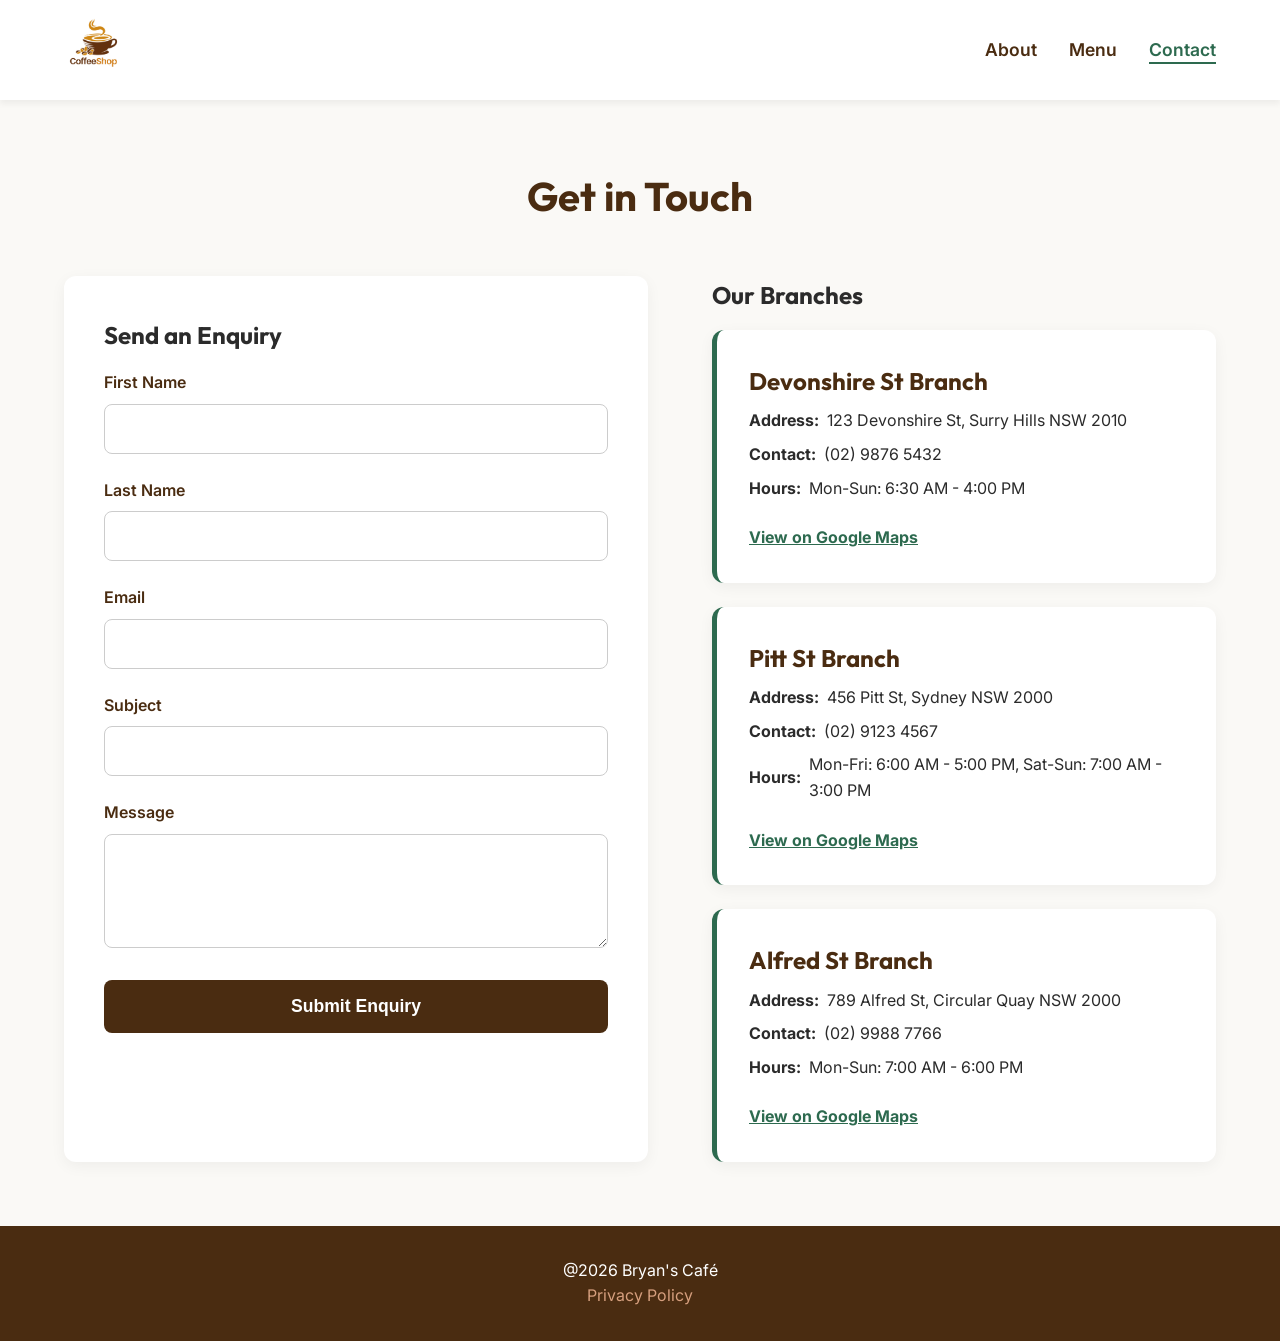
<file: contact.html>
<!DOCTYPE html>
<html lang="en">
<head>
    <meta charset="UTF-8">
    <meta name="viewport" content="width=device-width, initial-scale=1.0">
    <title>Contact</title>
    <meta name="description" content="Get in touch with Bryan's Café or find one of our branch locations.">
    <link rel="stylesheet" href="css/style.css">
</head>
<body>

    <header>
        <div class="logo">
            <a href="index.html">
                <img src="Images/coffee%20Logo.jpg" alt="Bryan's Café Logo">
            </a>
        </div>
        <nav>
            <ul>
                <li><a href="index.html">About</a></li>
                <li><a href="menu.html">Menu</a></li>
                <li><a href="contact.html" class="active">Contact</a></li>
            </ul>
        </nav>
    </header>

    <main>
        <section>
            <h1 class="section-title">Get in Touch</h1>
            <div class="contact-container">
                
                <!-- Enquiry Form Section -->
                <div class="enquiry-form">
                    <h2>Send an Enquiry</h2>
                    <div id="notification" class="notification">Your message has been sent successfully!</div>
                    <form id="contactForm">
                        <div class="form-group">
                            <label for="firstName">First Name</label>
                            <input type="text" id="firstName" name="firstName" required>
                        </div>
                        <div class="form-group">
                            <label for="lastName">Last Name</label>
                            <input type="text" id="lastName" name="lastName" required>
                        </div>
                        <div class="form-group">
                            <label for="email">Email</label>
                            <input type="email" id="email" name="email" required>
                        </div>
                        <div class="form-group">
                            <label for="subject">Subject</label>
                            <input type="text" id="subject" name="subject" required>
                        </div>
                        <div class="form-group">
                            <label for="message">Message</label>
                            <textarea id="message" name="message" rows="5" required></textarea>
                        </div>
                        <button type="submit">Submit Enquiry</button>
                    </form>
                </div>

                <!-- Branches Section -->
                <div class="branch-locations">
                    <h2>Our Branches</h2>
                    <div id="branches-container">
                        <!-- Branch cards will be injected here dynamically -->
                    </div>
                </div>

            </div>
        </section>
    </main>

    <footer>
        <p>@<span id="current-year"></span> Bryan's Café</p>
        <p><a href="privacy.html" target="_blank">Privacy Policy</a></p>
    </footer>

    <script src="js/main.js"></script>
    <script src="js/contact.js"></script>
</body>
</html>
</file>
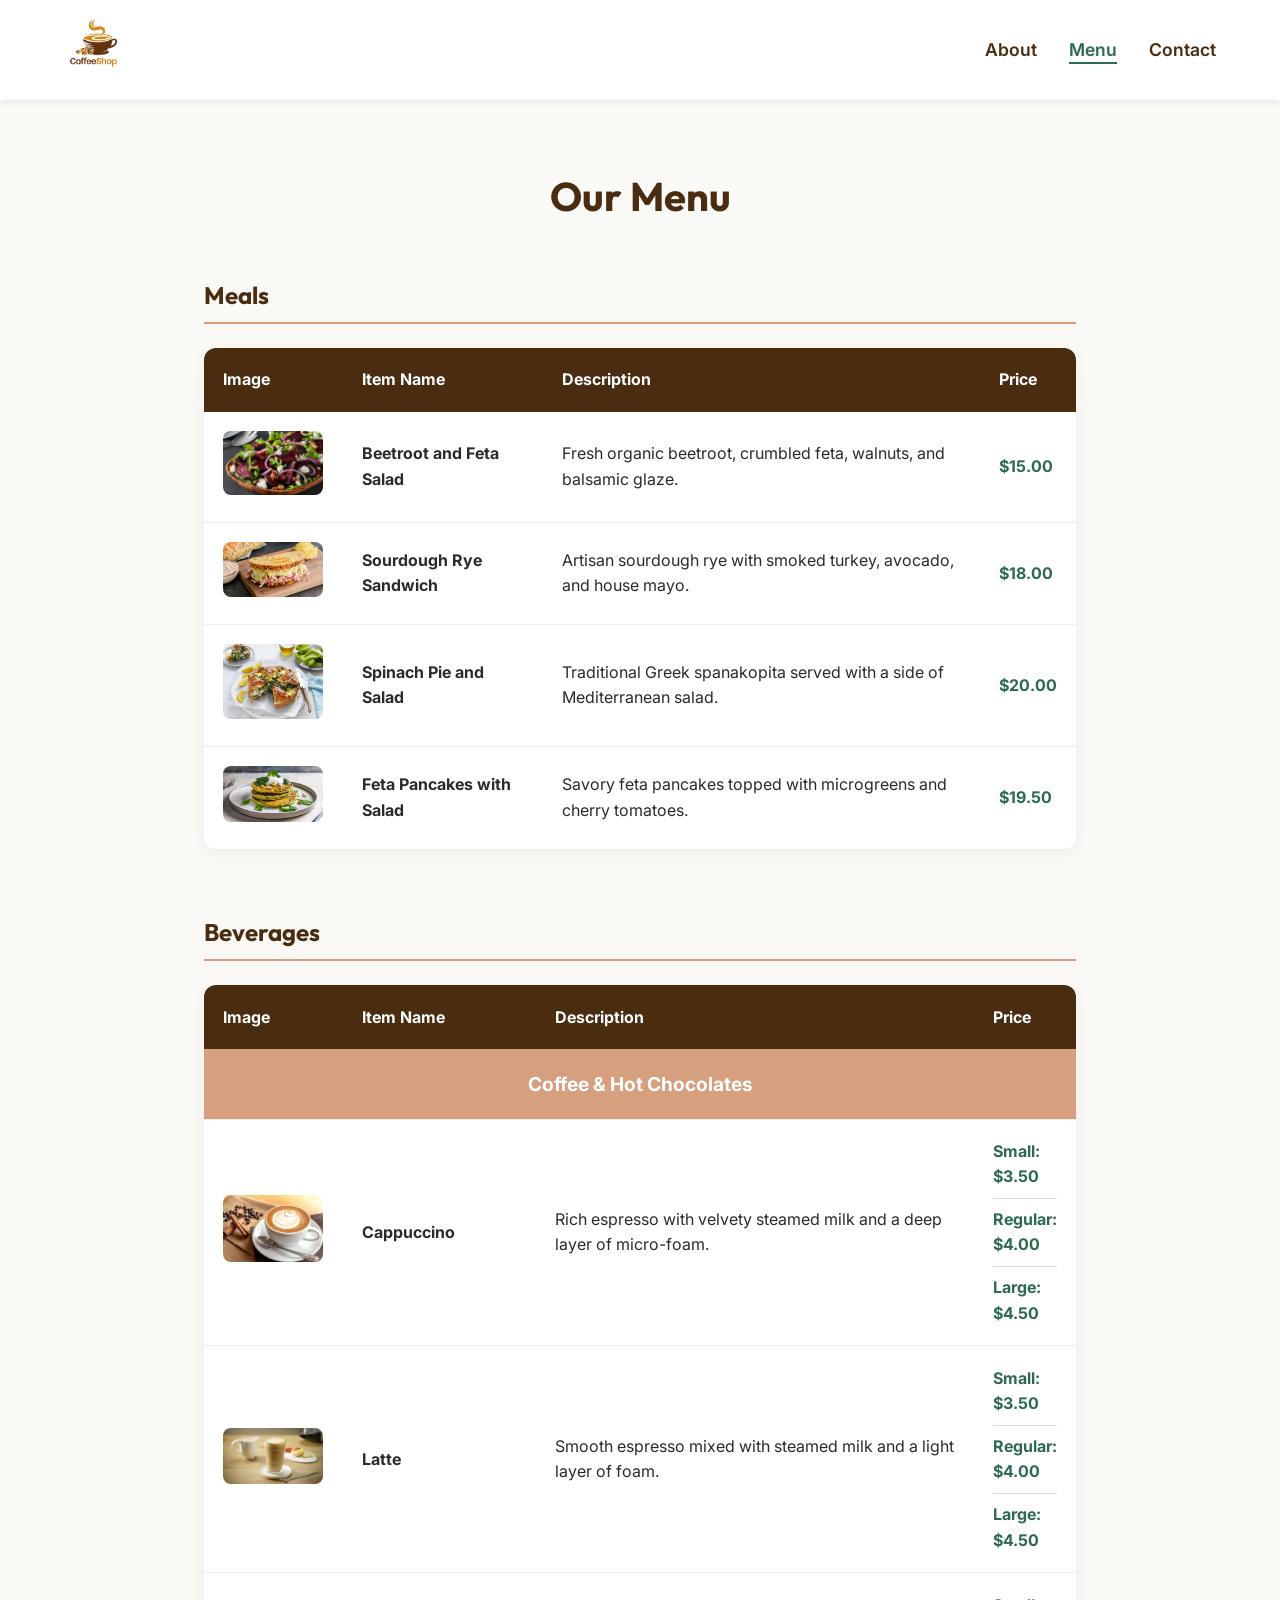
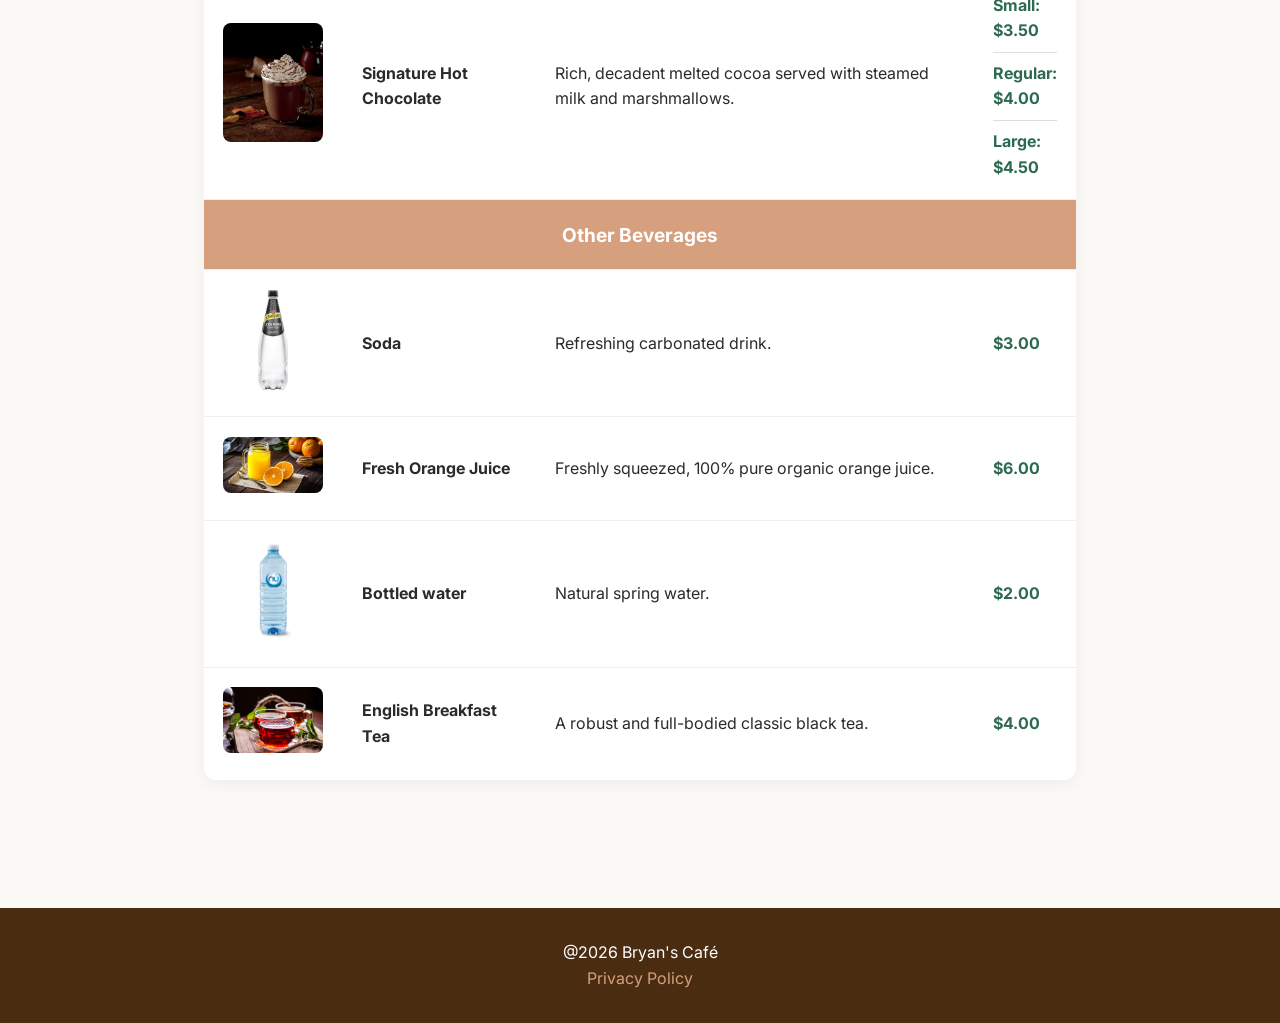
<file: menu.html>
<!DOCTYPE html>
<html lang="en">
<head>
    <meta charset="UTF-8">
    <meta name="viewport" content="width=device-width, initial-scale=1.0">
    <title>Menu</title>
    <meta name="description" content="Explore the delicious meals and beverages offered at Bryan's Café.">
    <link rel="stylesheet" href="css/style.css">
</head>
<body>

    <header>
        <div class="logo">
            <a href="index.html">
                <img src="Images/coffee%20Logo.jpg" alt="Bryan's Café Logo">
            </a>
        </div>
        <nav>
            <ul>
                <li><a href="index.html">About</a></li>
                <li><a href="menu.html" class="active">Menu</a></li>
                <li><a href="contact.html">Contact</a></li>
            </ul>
        </nav>
    </header>

    <main>
        <section class="menu-container">
            <h1 class="section-title">Our Menu</h1>
            
            <div class="menu-section" id="meals-section">
                <h2>Meals</h2>
                <table>
                    <thead>
                        <tr>
                            <th>Image</th>
                            <th>Item Name</th>
                            <th>Description</th>
                            <th>Price</th>
                        </tr>
                    </thead>
                    <tbody id="meals-body">
                        <!-- Meals will be loaded here dynamically -->
                    </tbody>
                </table>
            </div>

            <div class="menu-section" id="beverages-section">
                <h2>Beverages</h2>
                <table>
                    <thead>
                        <tr>
                            <th>Image</th>
                            <th>Item Name</th>
                            <th>Description</th>
                            <th>Price</th>
                        </tr>
                    </thead>
                    <tbody id="beverages-body">
                        <!-- Beverages will be loaded here dynamically -->
                    </tbody>
                </table>
            </div>

        </section>
    </main>

    <footer>
        <p>@<span id="current-year"></span> Bryan's Café</p>
        <p><a href="privacy.html" target="_blank">Privacy Policy</a></p>
    </footer>

    <script src="js/main.js"></script>
    <script src="js/menu.js?v=2"></script>
</body>
</html>
</file>
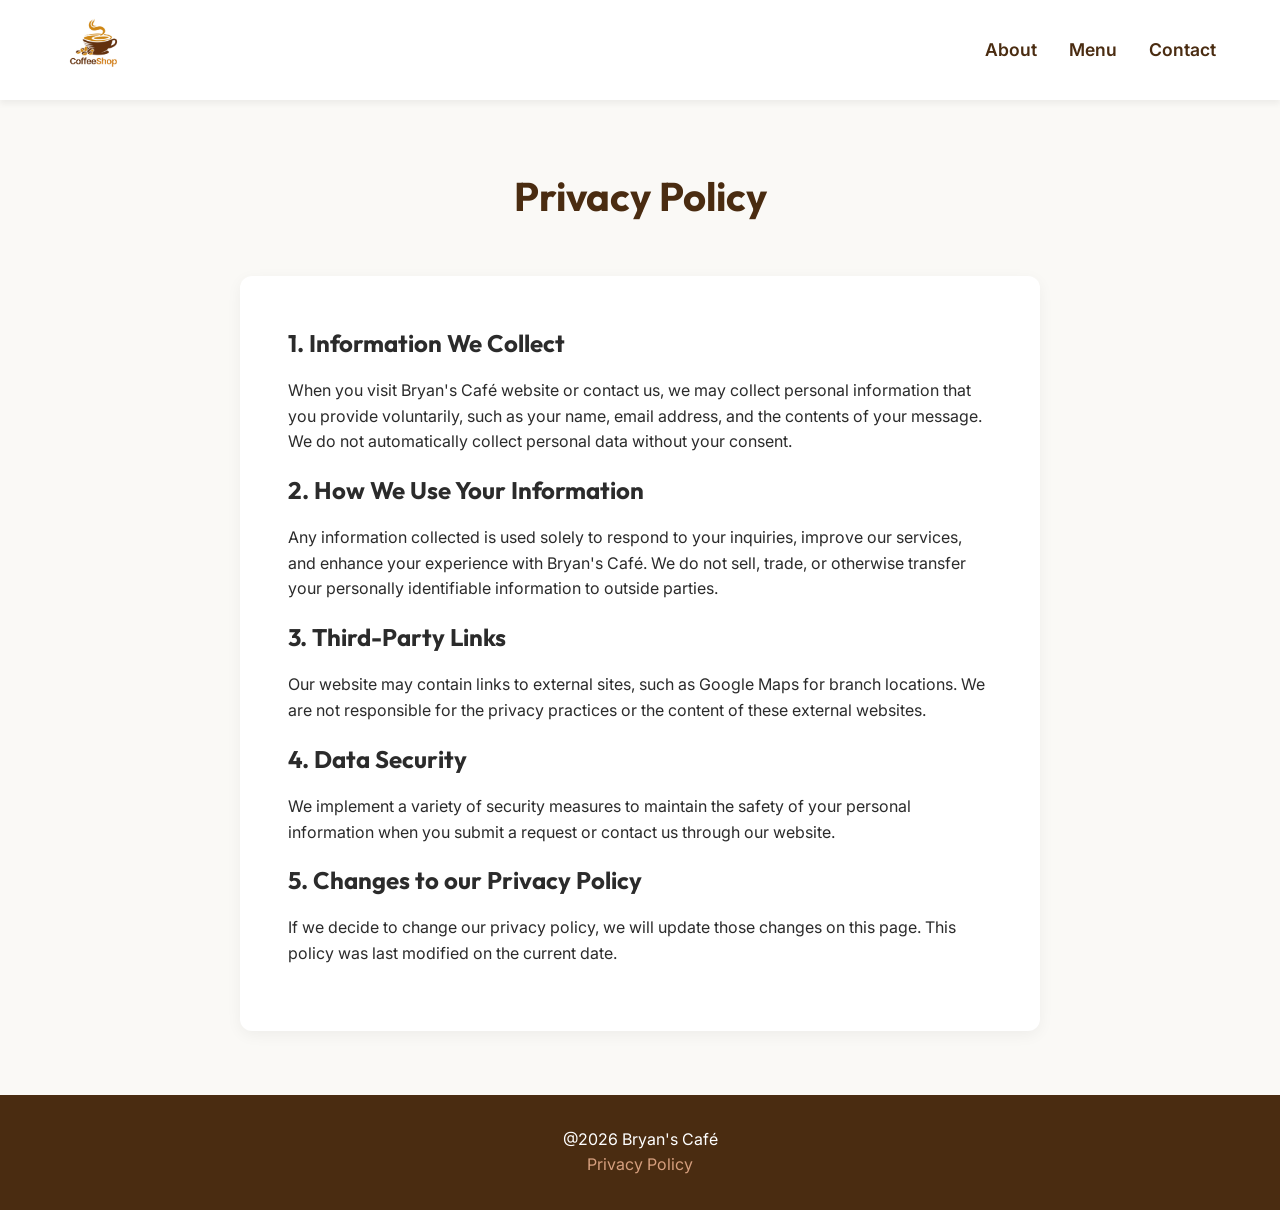
<file: privacy.html>
<!DOCTYPE html>
<html lang="en">
<head>
    <meta charset="UTF-8">
    <meta name="viewport" content="width=device-width, initial-scale=1.0">
    <title>Privacy Policy</title>
    <link rel="stylesheet" href="css/style.css">
</head>
<body>

    <header>
        <div class="logo">
            <a href="index.html">
                <img src="Images/coffee%20Logo.jpg" alt="Bryan's Café Logo">
            </a>
        </div>
        <nav>
            <ul>
                <li><a href="index.html">About</a></li>
                <li><a href="menu.html">Menu</a></li>
                <li><a href="contact.html">Contact</a></li>
            </ul>
        </nav>
    </header>

    <main>
        <section>
            <h1 class="section-title">Privacy Policy</h1>
            <div class="privacy-content">
                <h2>1. Information We Collect</h2>
                <p>When you visit Bryan's Café website or contact us, we may collect personal information that you provide voluntarily, such as your name, email address, and the contents of your message. We do not automatically collect personal data without your consent.</p>
                
                <h2>2. How We Use Your Information</h2>
                <p>Any information collected is used solely to respond to your inquiries, improve our services, and enhance your experience with Bryan's Café. We do not sell, trade, or otherwise transfer your personally identifiable information to outside parties.</p>

                <h2>3. Third-Party Links</h2>
                <p>Our website may contain links to external sites, such as Google Maps for branch locations. We are not responsible for the privacy practices or the content of these external websites.</p>

                <h2>4. Data Security</h2>
                <p>We implement a variety of security measures to maintain the safety of your personal information when you submit a request or contact us through our website.</p>

                <h2>5. Changes to our Privacy Policy</h2>
                <p>If we decide to change our privacy policy, we will update those changes on this page. This policy was last modified on the current date.</p>
            </div>
        </section>
    </main>

    <footer>
        <p>@<span id="current-year"></span> Bryan's Café</p>
        <p><a href="privacy.html" target="_blank">Privacy Policy</a></p>
    </footer>

    <script src="js/main.js"></script>
</body>
</html>
</file>
<file: css/style.css>
@import url('https://fonts.googleapis.com/css2?family=Inter:wght@400;600&family=Outfit:wght@400;700&display=swap');

:root {
  --primary-color: #4a2c11; /* Deep coffee */
  --secondary-color: #d69f7e; /* Latte */
  --accent-color: #2d6a4f; /* Forest green accent */
  --bg-color: #faf9f6; /* Off white */
  --text-color: #2b2b2b;
  --light-text: #ffffff;
  --font-main: 'Inter', system-ui, sans-serif;
  --font-heading: 'Outfit', 'Playfair Display', serif;
}

/* Base styles */
* {
  margin: 0;
  padding: 0;
  box-sizing: border-box;
}

body {
  font-family: var(--font-main);
  background-color: var(--bg-color);
  color: var(--text-color);
  line-height: 1.6;
  display: flex;
  flex-direction: column;
  min-height: 100vh;
}

h1, h2, h3, h4, h5, h6 {
  font-family: var(--font-heading);
  margin-bottom: 1rem;
}

a {
  text-decoration: none;
  color: var(--primary-color);
  transition: color 0.3s ease;
}

a:hover {
  color: var(--accent-color);
}

/* Header & Nav */
header {
  background-color: var(--light-text);
  padding: 1rem 5%;
  display: flex;
  justify-content: space-between;
  align-items: center;
  box-shadow: 0 4px 6px rgba(0, 0, 0, 0.05);
  position: sticky;
  top: 0;
  z-index: 1000;
}

.logo img {
  height: 60px;
  width: auto;
  border-radius: 5px;
  object-fit: contain;
}

nav ul {
  list-style: none;
  display: flex;
  gap: 2rem;
}

nav a {
  font-weight: 600;
  font-size: 1.1rem;
  position: relative;
}

nav a.active {
  color: var(--accent-color);
}

nav a::after {
  content: '';
  position: absolute;
  width: 0;
  height: 2px;
  bottom: -4px;
  left: 0;
  background-color: var(--accent-color);
  transition: width 0.3s ease;
}

nav a:hover::after, nav a.active::after {
  width: 100%;
}

/* Main Content Area */
main {
  flex: 1;
}

/* Sections */
section {
  padding: 4rem 5%;
}

.section-title {
  text-align: center;
  font-size: 2.5rem;
  margin-bottom: 3rem;
  color: var(--primary-color);
}

/* Hero Banner */
.hero {
  background: linear-gradient(rgba(74, 44, 17, 0.7), rgba(74, 44, 17, 0.7)), url('https://images.unsplash.com/photo-1509042239860-f550ce710b93?auto=format&fit=crop&q=80&w=2000') center/cover;
  height: 60vh;
  display: flex;
  flex-direction: column;
  justify-content: center;
  align-items: center;
  color: var(--light-text);
  text-align: center;
  padding: 0 5%;
}

.hero h1 {
  font-size: 4rem;
  margin-bottom: 1rem;
  animation: fadeInDown 1s ease-out;
}

.hero p {
  font-size: 1.5rem;
  animation: fadeInUp 1s ease-out 0.5s both;
}

/* Split Content (About/History) */
.split-content {
  display: flex;
  align-items: center;
  gap: 4rem;
  margin-bottom: 4rem;
}

.split-content.reverse {
  flex-direction: row-reverse;
}

.split-content img {
  width: 50%;
  border-radius: 12px;
  box-shadow: 0 10px 20px rgba(0,0,0,0.1);
  object-fit: cover;
  aspect-ratio: 4/3;
}

.split-text {
  width: 50%;
}

.split-text h2 {
  font-size: 2.2rem;
  color: var(--primary-color);
}

/* Menu Tables */
.menu-container {
  max-width: 1000px;
  margin: 0 auto;
}

.menu-section {
  margin-bottom: 4rem;
}

.menu-section h2 {
  color: var(--primary-color);
  border-bottom: 2px solid var(--secondary-color);
  padding-bottom: 0.5rem;
  margin-bottom: 1.5rem;
}

table {
  width: 100%;
  border-collapse: collapse;
  background: var(--light-text);
  border-radius: 12px;
  overflow: hidden;
  box-shadow: 0 4px 15px rgba(0,0,0,0.05);
}

thead {
  background-color: var(--primary-color);
  color: var(--light-text);
}

th, td {
  padding: 1.2rem;
  text-align: left;
}

tbody tr {
  border-bottom: 1px solid #eee;
  transition: background-color 0.3s ease;
}

tbody tr:hover {
  background-color: #fdfbf9;
}

tbody tr:last-child {
  border-bottom: none;
}

.price {
  font-weight: bold;
  color: var(--accent-color);
}

/* Contact Forms & Cards */
.contact-container {
  display: flex;
  gap: 4rem;
  flex-wrap: wrap;
  max-width: 1200px;
  margin: 0 auto;
}

.enquiry-form, .branch-locations {
  flex: 1;
  min-width: 300px;
}

.enquiry-form {
  background: var(--light-text);
  padding: 2.5rem;
  border-radius: 12px;
  box-shadow: 0 4px 15px rgba(0,0,0,0.05);
}

.form-group {
  margin-bottom: 1.5rem;
}

label {
  display: block;
  margin-bottom: 0.5rem;
  font-weight: 600;
  color: var(--primary-color);
}

input, textarea {
  width: 100%;
  padding: 1rem;
  border: 1px solid #ccc;
  border-radius: 8px;
  font-family: inherit;
  transition: border-color 0.3s;
}

input:focus, textarea:focus {
  outline: none;
  border-color: var(--primary-color);
  box-shadow: 0 0 0 3px rgba(214, 159, 126, 0.3);
}

button {
  background-color: var(--primary-color);
  color: var(--light-text);
  border: none;
  padding: 1rem 2rem;
  font-size: 1.1rem;
  border-radius: 8px;
  cursor: pointer;
  transition: background-color 0.3s, transform 0.1s;
  width: 100%;
  font-weight: 600;
}

button:hover {
  background-color: var(--accent-color);
}

button:active {
  transform: scale(0.98);
}

/* Branch Cards */
#branches-container {
  display: flex;
  flex-direction: column;
  gap: 1.5rem;
}

.branch-card {
  background: var(--light-text);
  padding: 2rem;
  border-radius: 12px;
  box-shadow: 0 4px 15px rgba(0,0,0,0.05);
  border-left: 5px solid var(--accent-color);
  transition: transform 0.3s ease;
}

.branch-card:hover {
  transform: translateX(5px);
}

.branch-card h3 {
  color: var(--primary-color);
  margin-bottom: 0.5rem;
  font-size: 1.5rem;
}

.branch-card p {
  margin-bottom: 0.5rem;
  display: flex;
  align-items: center;
  gap: 0.5rem;
}

.branch-card a.maps-link {
  display: inline-block;
  margin-top: 1rem;
  font-weight: bold;
  color: var(--accent-color);
  text-decoration: underline;
}

/* Notification */
.notification {
  display: none;
  background-color: #2e7d32;
  color: white;
  padding: 1rem;
  border-radius: 8px;
  margin-bottom: 1.5rem;
  text-align: center;
  animation: fadeIn 0.5s;
  font-weight: 600;
}

/* Privacy Page */
.privacy-content {
  max-width: 800px;
  margin: 0 auto;
  background: var(--light-text);
  padding: 3rem;
  border-radius: 12px;
  box-shadow: 0 4px 15px rgba(0,0,0,0.05);
}

.privacy-content p {
  margin-bottom: 1rem;
}

/* Footer */
footer {
  background-color: var(--primary-color);
  color: var(--light-text);
  text-align: center;
  padding: 2rem 5%;
  margin-top: auto;
}

footer a {
  color: var(--secondary-color);
}

footer a:hover {
  color: var(--accent-color);
}

/* Animations */
@keyframes fadeInDown {
  from { opacity: 0; transform: translateY(-20px); }
  to { opacity: 1; transform: translateY(0); }
}

@keyframes fadeInUp {
  from { opacity: 0; transform: translateY(20px); }
  to { opacity: 1; transform: translateY(0); }
}

@keyframes fadeIn {
  from { opacity: 0; }
  to { opacity: 1; }
}

/* Responsive */
@media (max-width: 768px) {
  header {
    flex-direction: column;
    gap: 1rem;
  }

  nav ul {
    gap: 1rem;
  }
  
  .split-content, .split-content.reverse {
    flex-direction: column;
  }
  
  .split-content img, .split-text {
    width: 100%;
  }
  
  .contact-container {
    flex-direction: column;
  }
  
  /* Responsive Tables */
  table, thead, tbody, th, td, tr {
    display: block;
  }
  
  thead tr {
    position: absolute;
    top: -9999px;
    left: -9999px;
  }
  
  tr { margin-bottom: 1rem; border: 1px solid #eee; border-radius: 8px; overflow: hidden; }
  
  td {
    border: none;
    border-bottom: 1px solid #eee;
    position: relative;
    padding-left: 50%;
  }
  
  td:before {
    position: absolute;
    top: 1.2rem;
    left: 1.2rem;
    width: 45%;
    padding-right: 10px;
    white-space: nowrap;
    font-weight: bold;
    color: var(--primary-color);
    content: attr(data-label);
  }
}
</file>
